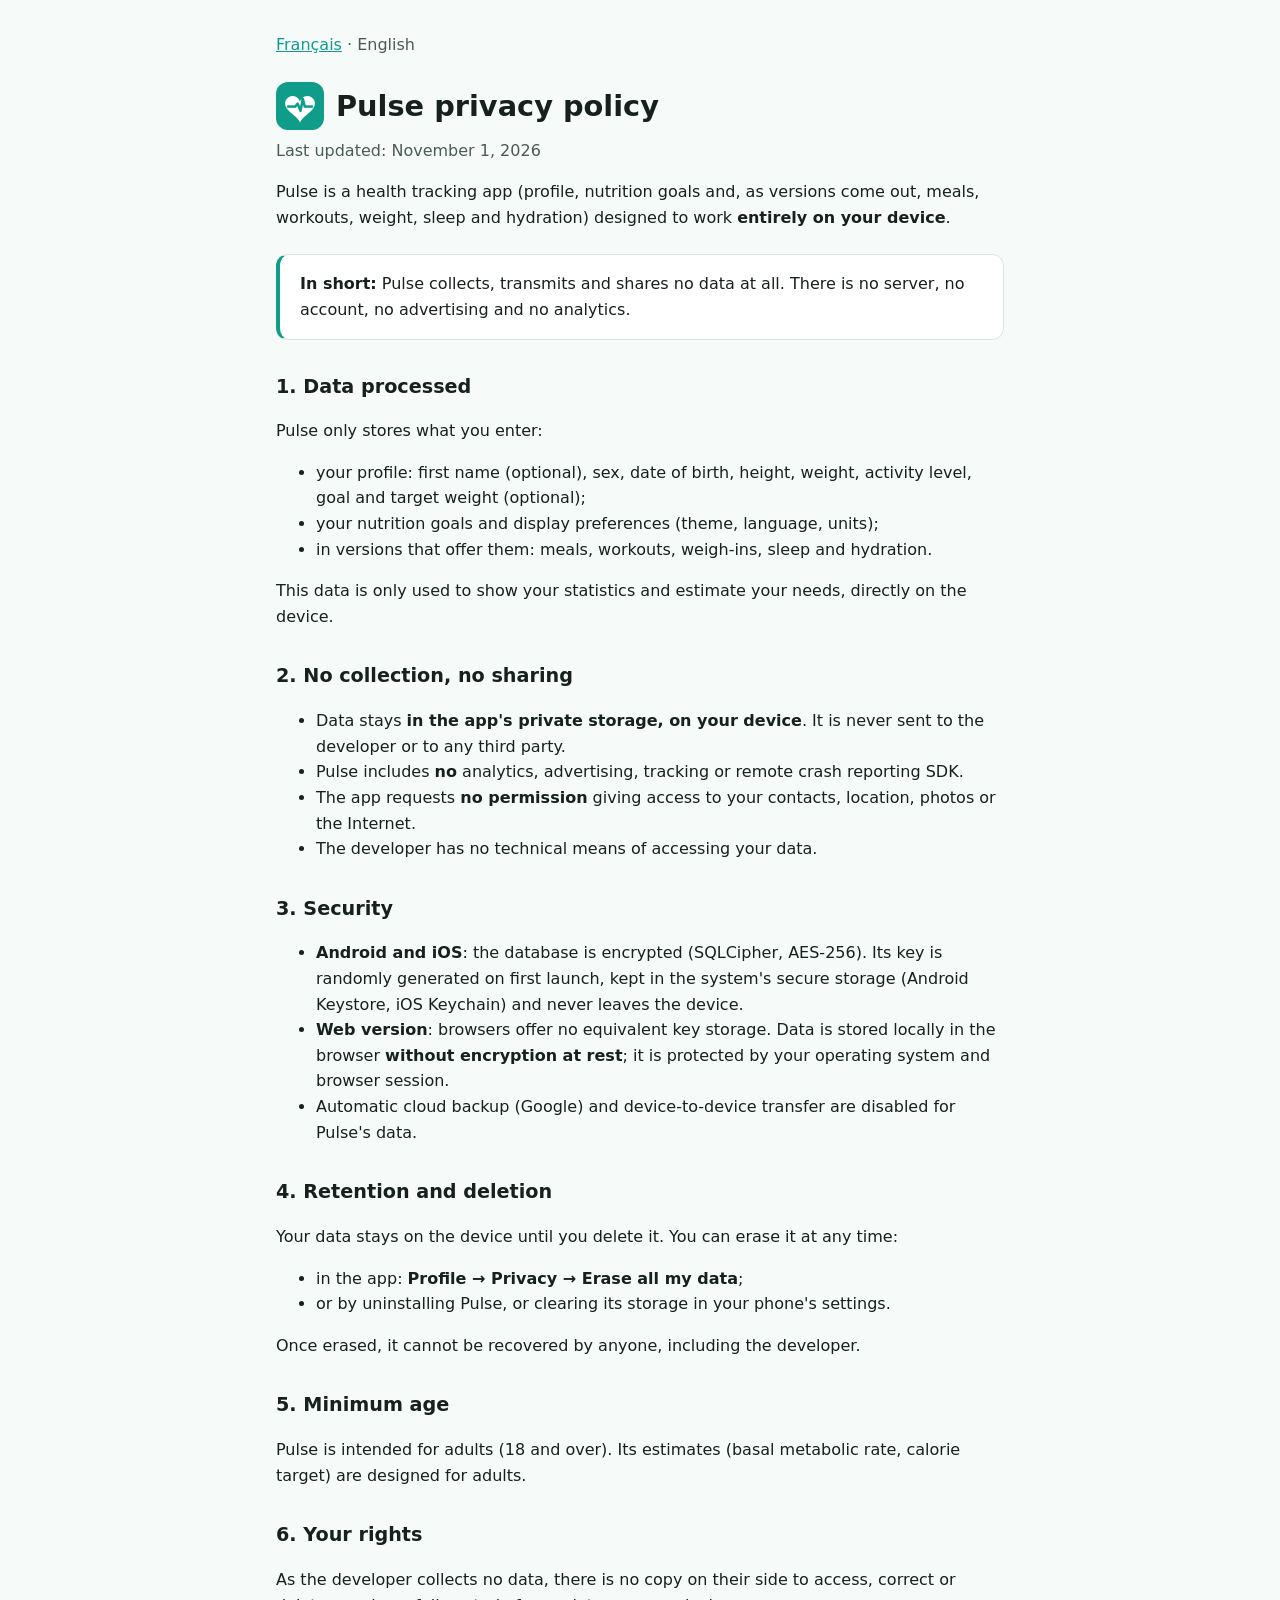
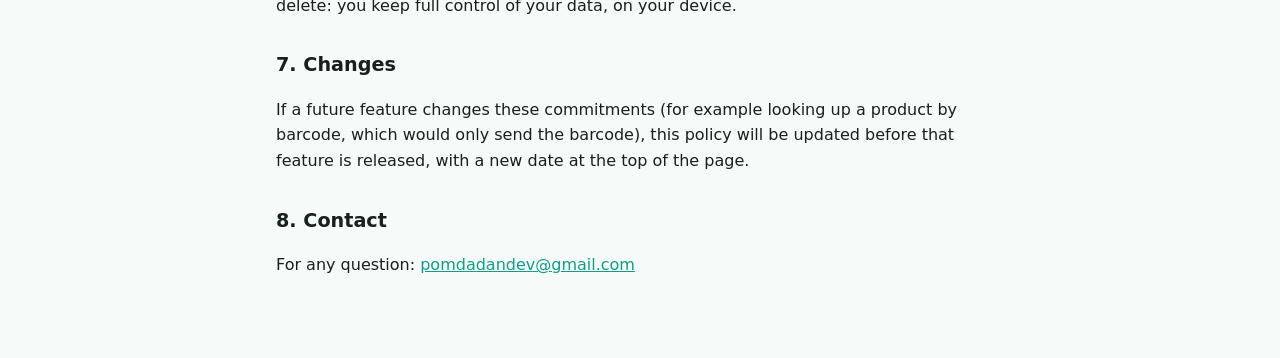
<file: index.html>
<!doctype html>
<html lang="fr">
<head>
  <meta charset="utf-8">
  <meta name="viewport" content="width=device-width, initial-scale=1">
  <title>Pulse — Confidentialité / Privacy</title>
  <link rel="icon" href="icon.png">
  <link rel="stylesheet" href="style.css">
  <script>
    // Sends visitors to their language; the links below work without script.
    var lang = (navigator.language || 'fr').toLowerCase();
    location.replace(lang.indexOf('fr') === 0 ? 'fr/' : 'en/');
  </script>
</head>
<body>
  <main>
    <header>
      <img src="icon.png" alt="">
      <h1>Pulse</h1>
    </header>
    <p><a href="fr/">Politique de confidentialité (français)</a></p>
    <p><a href="en/">Privacy policy (English)</a></p>
  </main>
</body>
</html>
</file>
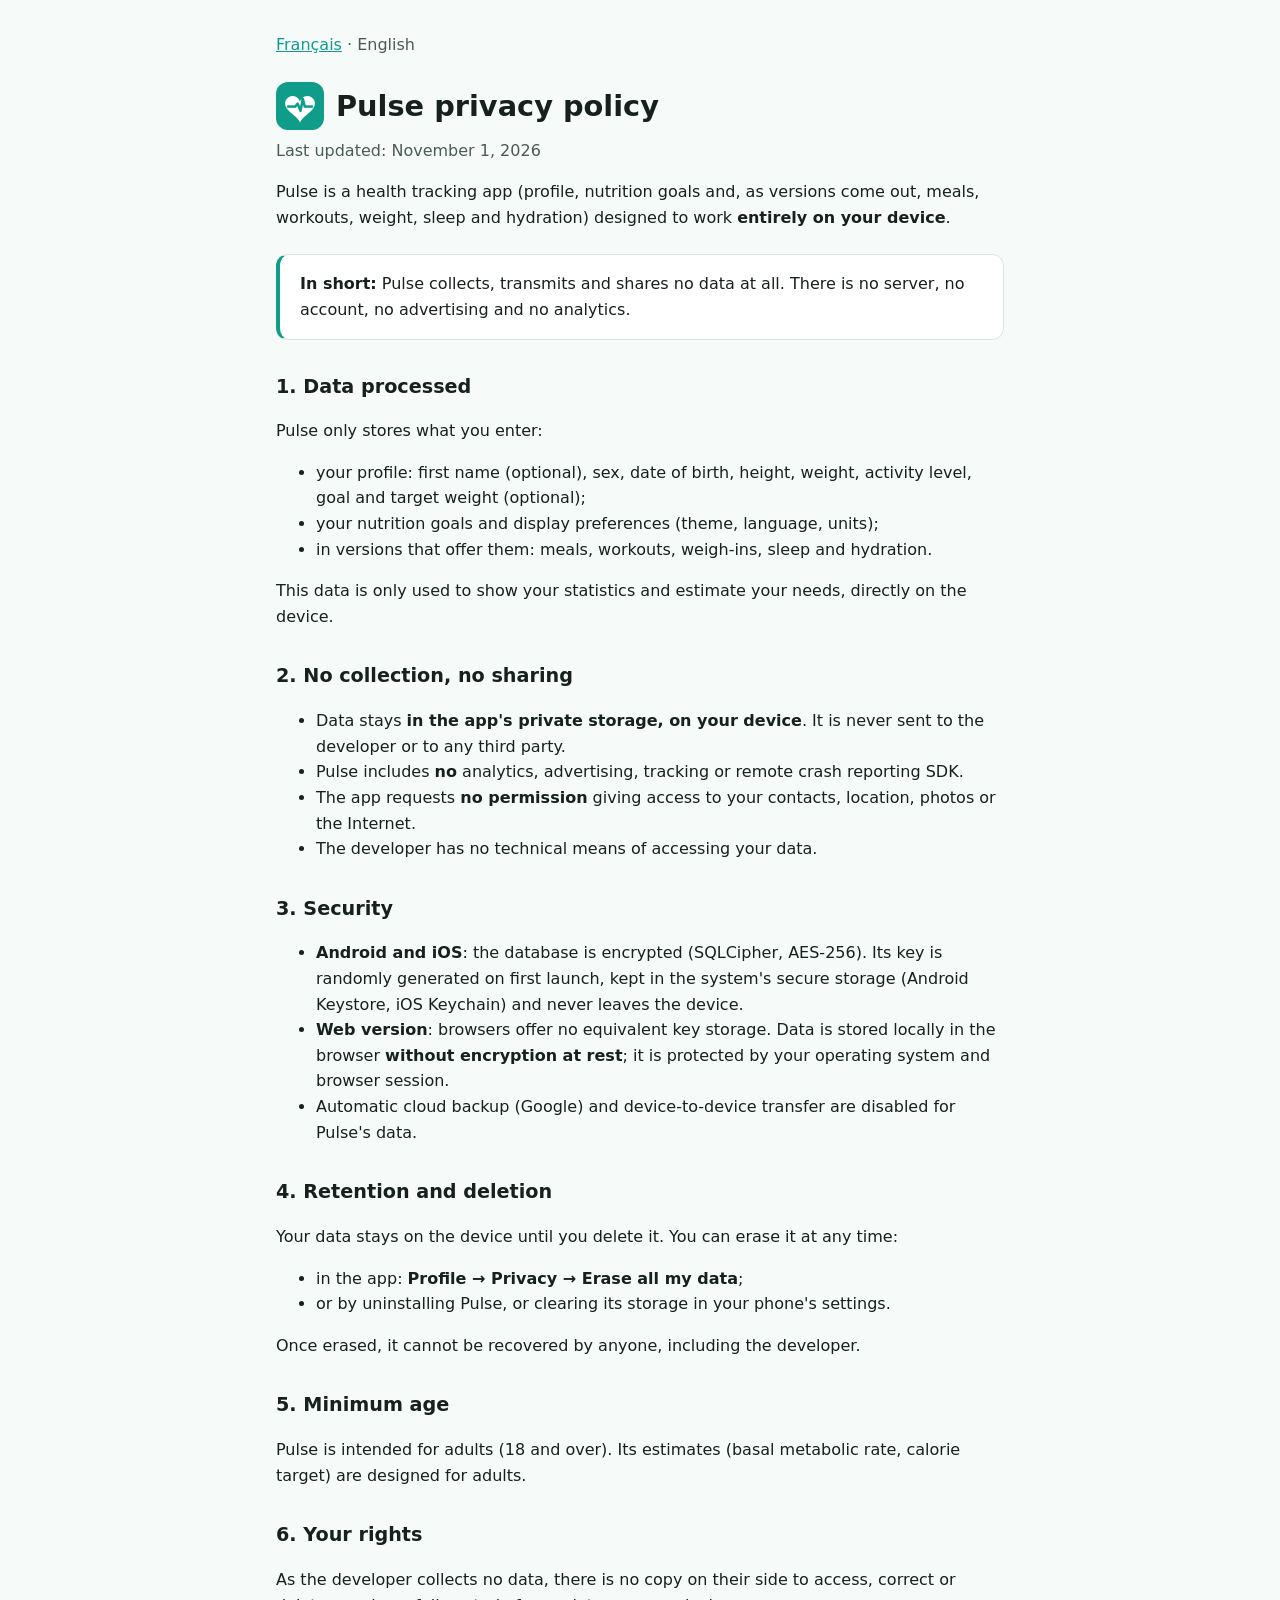
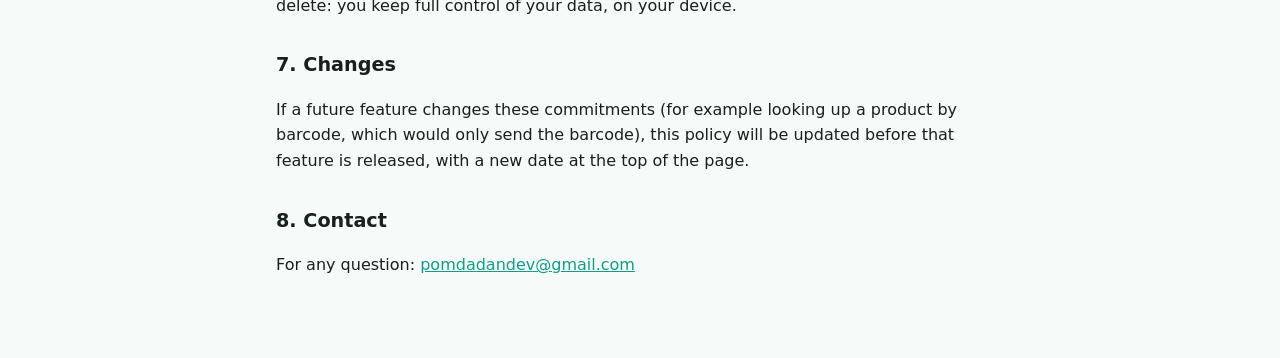
<file: en/index.html>
<!doctype html>
<html lang="en">
<head>
  <meta charset="utf-8">
  <meta name="viewport" content="width=device-width, initial-scale=1">
  <title>Pulse — Privacy policy</title>
  <meta name="description" content="Pulse collects, transmits and shares no data at all.">
  <link rel="icon" href="../icon.png">
  <link rel="stylesheet" href="../style.css">
</head>
<body>
  <main>
    <nav class="lang"><a href="../fr/" hreflang="fr">Français</a> · English</nav>
    <header>
      <img src="../icon.png" alt="">
      <h1>Pulse privacy policy</h1>
    </header>
    <p class="updated">Last updated: November 1, 2026</p>

    <p>Pulse is a health tracking app (profile, nutrition goals and, as versions come out, meals, workouts, weight, sleep and hydration) designed to work <strong>entirely on your device</strong>.</p>

    <div class="summary"><strong>In short:</strong> Pulse collects, transmits and shares no data at all. There is no server, no account, no advertising and no analytics.</div>

    <h2>1. Data processed</h2>
    <p>Pulse only stores what you enter:</p>
    <ul>
      <li>your profile: first name (optional), sex, date of birth, height, weight, activity level, goal and target weight (optional);</li>
      <li>your nutrition goals and display preferences (theme, language, units);</li>
      <li>in versions that offer them: meals, workouts, weigh-ins, sleep and hydration.</li>
    </ul>
    <p>This data is only used to show your statistics and estimate your needs, directly on the device.</p>

    <h2>2. No collection, no sharing</h2>
    <ul>
      <li>Data stays <strong>in the app's private storage, on your device</strong>. It is never sent to the developer or to any third party.</li>
      <li>Pulse includes <strong>no</strong> analytics, advertising, tracking or remote crash reporting SDK.</li>
      <li>The app requests <strong>no permission</strong> giving access to your contacts, location, photos or the Internet.</li>
      <li>The developer has no technical means of accessing your data.</li>
    </ul>

    <h2>3. Security</h2>
    <ul>
      <li><strong>Android and iOS</strong>: the database is encrypted (SQLCipher, AES-256). Its key is randomly generated on first launch, kept in the system's secure storage (Android Keystore, iOS Keychain) and never leaves the device.</li>
      <li><strong>Web version</strong>: browsers offer no equivalent key storage. Data is stored locally in the browser <strong>without encryption at rest</strong>; it is protected by your operating system and browser session.</li>
      <li>Automatic cloud backup (Google) and device-to-device transfer are disabled for Pulse's data.</li>
    </ul>

    <h2>4. Retention and deletion</h2>
    <p>Your data stays on the device until you delete it. You can erase it at any time:</p>
    <ul>
      <li>in the app: <strong>Profile → Privacy → Erase all my data</strong>;</li>
      <li>or by uninstalling Pulse, or clearing its storage in your phone's settings.</li>
    </ul>
    <p>Once erased, it cannot be recovered by anyone, including the developer.</p>

    <h2>5. Minimum age</h2>
    <p>Pulse is intended for adults (18 and over). Its estimates (basal metabolic rate, calorie target) are designed for adults.</p>

    <h2>6. Your rights</h2>
    <p>As the developer collects no data, there is no copy on their side to access, correct or delete: you keep full control of your data, on your device.</p>

    <h2>7. Changes</h2>
    <p>If a future feature changes these commitments (for example looking up a product by barcode, which would only send the barcode), this policy will be updated before that feature is released, with a new date at the top of the page.</p>

    <h2>8. Contact</h2>
    <p>For any question: <a href="mailto:pomdadandev@gmail.com">pomdadandev@gmail.com</a></p>
  </main>
</body>
</html>
</file>
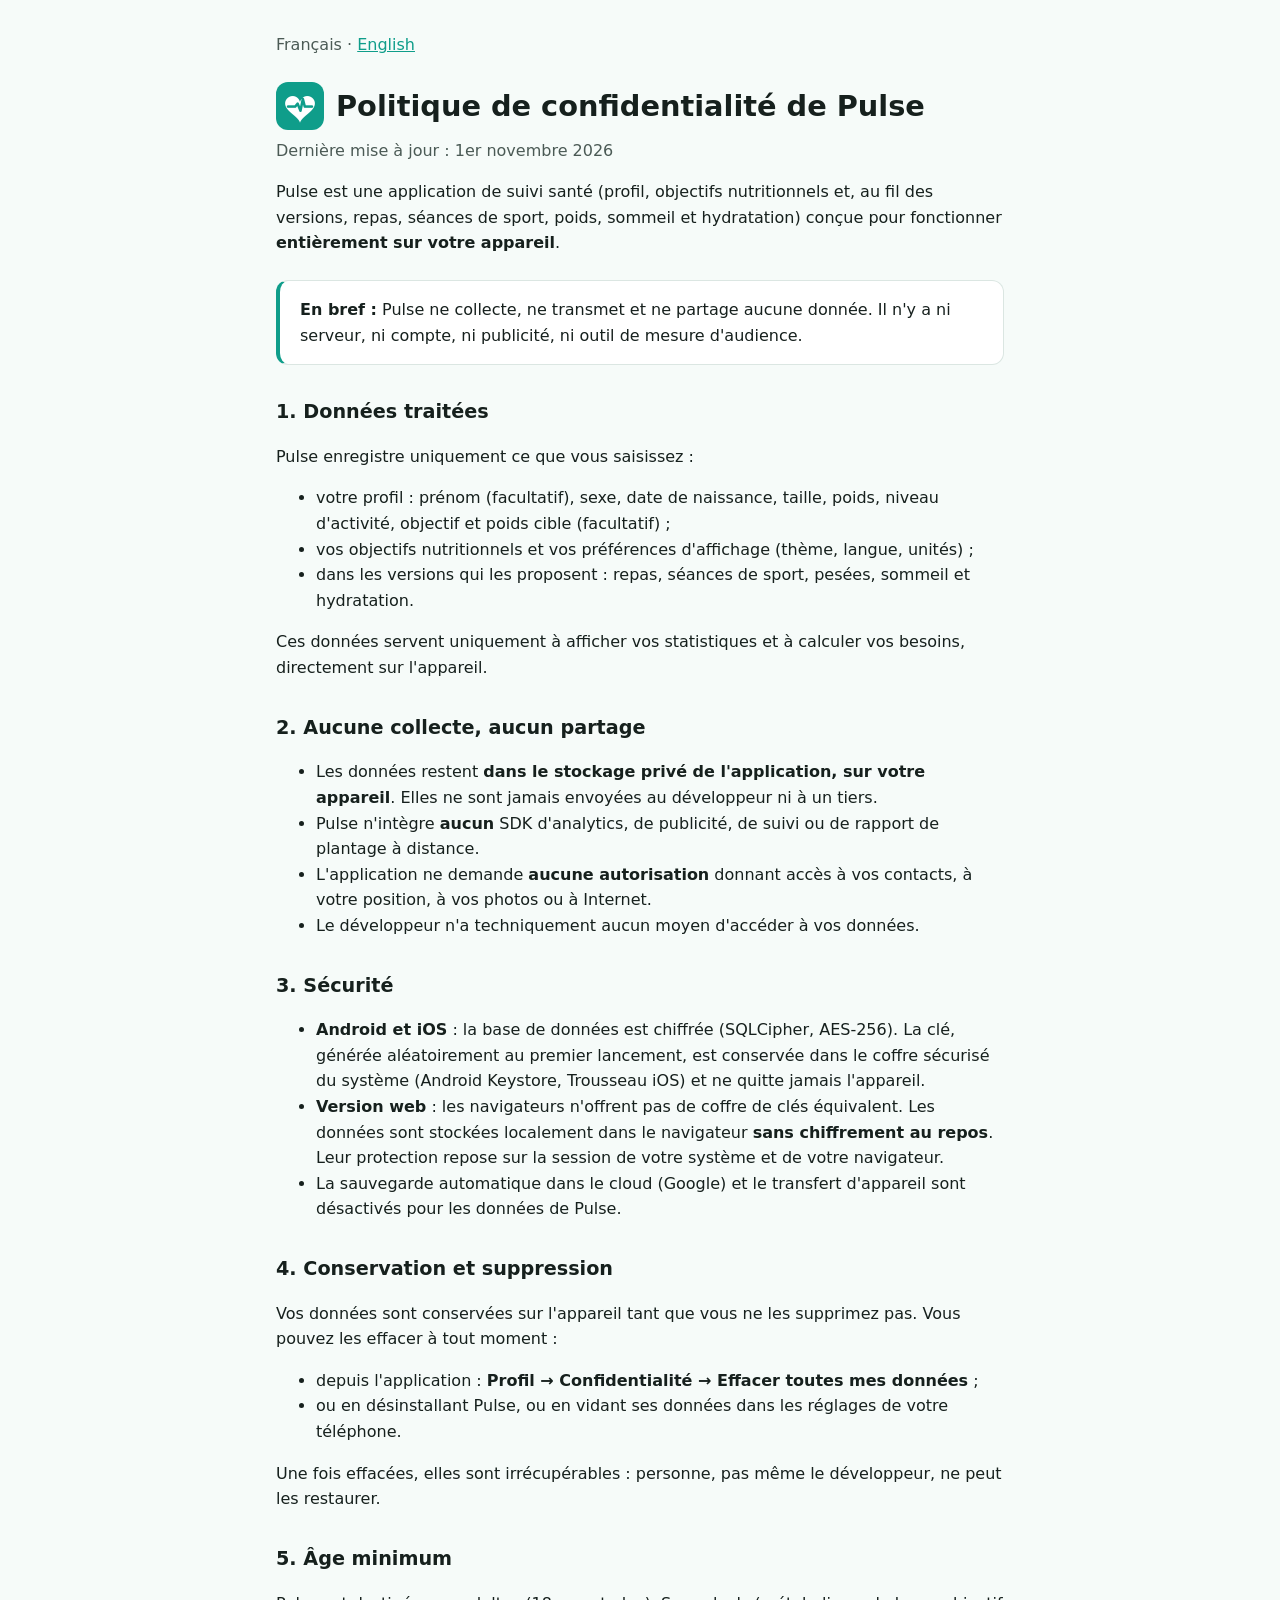
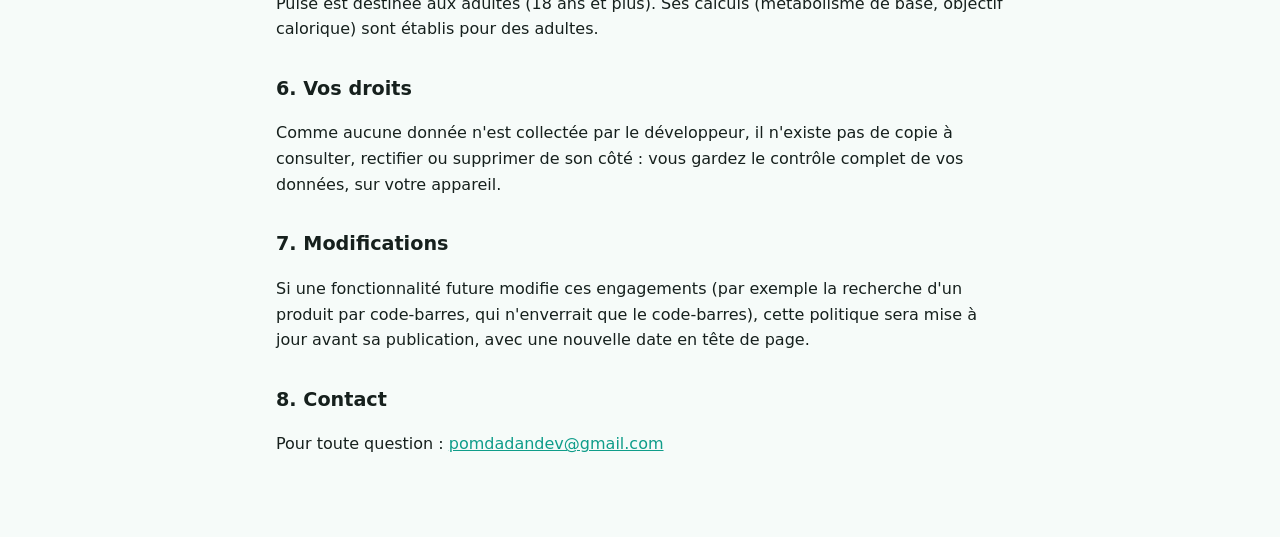
<file: fr/index.html>
<!doctype html>
<html lang="fr">
<head>
  <meta charset="utf-8">
  <meta name="viewport" content="width=device-width, initial-scale=1">
  <title>Pulse — Politique de confidentialité</title>
  <meta name="description" content="Pulse ne collecte, ne transmet et ne partage aucune donnée.">
  <link rel="icon" href="../icon.png">
  <link rel="stylesheet" href="../style.css">
</head>
<body>
  <main>
    <nav class="lang">Français · <a href="../en/" hreflang="en">English</a></nav>
    <header>
      <img src="../icon.png" alt="">
      <h1>Politique de confidentialité de Pulse</h1>
    </header>
    <p class="updated">Dernière mise à jour : 1er novembre 2026</p>

    <p>Pulse est une application de suivi santé (profil, objectifs nutritionnels et, au fil des versions, repas, séances de sport, poids, sommeil et hydratation) conçue pour fonctionner <strong>entièrement sur votre appareil</strong>.</p>

    <div class="summary"><strong>En bref :</strong> Pulse ne collecte, ne transmet et ne partage aucune donnée. Il n'y a ni serveur, ni compte, ni publicité, ni outil de mesure d'audience.</div>

    <h2>1. Données traitées</h2>
    <p>Pulse enregistre uniquement ce que vous saisissez :</p>
    <ul>
      <li>votre profil : prénom (facultatif), sexe, date de naissance, taille, poids, niveau d'activité, objectif et poids cible (facultatif) ;</li>
      <li>vos objectifs nutritionnels et vos préférences d'affichage (thème, langue, unités) ;</li>
      <li>dans les versions qui les proposent : repas, séances de sport, pesées, sommeil et hydratation.</li>
    </ul>
    <p>Ces données servent uniquement à afficher vos statistiques et à calculer vos besoins, directement sur l'appareil.</p>

    <h2>2. Aucune collecte, aucun partage</h2>
    <ul>
      <li>Les données restent <strong>dans le stockage privé de l'application, sur votre appareil</strong>. Elles ne sont jamais envoyées au développeur ni à un tiers.</li>
      <li>Pulse n'intègre <strong>aucun</strong> SDK d'analytics, de publicité, de suivi ou de rapport de plantage à distance.</li>
      <li>L'application ne demande <strong>aucune autorisation</strong> donnant accès à vos contacts, à votre position, à vos photos ou à Internet.</li>
      <li>Le développeur n'a techniquement aucun moyen d'accéder à vos données.</li>
    </ul>

    <h2>3. Sécurité</h2>
    <ul>
      <li><strong>Android et iOS</strong> : la base de données est chiffrée (SQLCipher, AES-256). La clé, générée aléatoirement au premier lancement, est conservée dans le coffre sécurisé du système (Android Keystore, Trousseau iOS) et ne quitte jamais l'appareil.</li>
      <li><strong>Version web</strong> : les navigateurs n'offrent pas de coffre de clés équivalent. Les données sont stockées localement dans le navigateur <strong>sans chiffrement au repos</strong>. Leur protection repose sur la session de votre système et de votre navigateur.</li>
      <li>La sauvegarde automatique dans le cloud (Google) et le transfert d'appareil sont désactivés pour les données de Pulse.</li>
    </ul>

    <h2>4. Conservation et suppression</h2>
    <p>Vos données sont conservées sur l'appareil tant que vous ne les supprimez pas. Vous pouvez les effacer à tout moment :</p>
    <ul>
      <li>depuis l'application : <strong>Profil → Confidentialité → Effacer toutes mes données</strong> ;</li>
      <li>ou en désinstallant Pulse, ou en vidant ses données dans les réglages de votre téléphone.</li>
    </ul>
    <p>Une fois effacées, elles sont irrécupérables : personne, pas même le développeur, ne peut les restaurer.</p>

    <h2>5. Âge minimum</h2>
    <p>Pulse est destinée aux adultes (18 ans et plus). Ses calculs (métabolisme de base, objectif calorique) sont établis pour des adultes.</p>

    <h2>6. Vos droits</h2>
    <p>Comme aucune donnée n'est collectée par le développeur, il n'existe pas de copie à consulter, rectifier ou supprimer de son côté : vous gardez le contrôle complet de vos données, sur votre appareil.</p>

    <h2>7. Modifications</h2>
    <p>Si une fonctionnalité future modifie ces engagements (par exemple la recherche d'un produit par code-barres, qui n'enverrait que le code-barres), cette politique sera mise à jour avant sa publication, avec une nouvelle date en tête de page.</p>

    <h2>8. Contact</h2>
    <p>Pour toute question : <a href="mailto:pomdadandev@gmail.com">pomdadandev@gmail.com</a></p>
  </main>
</body>
</html>
</file>
<file: style.css>
:root {
  --bg: #f6fbf9;
  --fg: #16201d;
  --muted: #4b5a55;
  --accent: #0f9d8a;
  --card: #ffffff;
  --border: #dbe6e2;
  color-scheme: light dark;
}

@media (prefers-color-scheme: dark) {
  :root {
    --bg: #0f1513;
    --fg: #e3ebe8;
    --muted: #a6b5b0;
    --accent: #5fd3bf;
    --card: #17201d;
    --border: #2a3632;
  }
}

* { box-sizing: border-box; }

body {
  margin: 0;
  background: var(--bg);
  color: var(--fg);
  font: 16px/1.6 system-ui, -apple-system, "Segoe UI", Roboto, sans-serif;
}

main {
  max-width: 760px;
  margin: 0 auto;
  padding: 32px 16px 64px;
}

header {
  display: flex;
  align-items: center;
  gap: 12px;
  margin-bottom: 8px;
}

header img { width: 48px; height: 48px; border-radius: 12px; }

h1 { font-size: 1.8rem; margin: 0; }
h2 { font-size: 1.2rem; margin-top: 2rem; }

.updated { color: var(--muted); margin-top: 0; }

.summary {
  background: var(--card);
  border: 1px solid var(--border);
  border-left: 4px solid var(--accent);
  border-radius: 12px;
  padding: 16px 20px;
  margin: 24px 0;
}

a { color: var(--accent); }

nav.lang { margin-bottom: 24px; color: var(--muted); }
</file>
